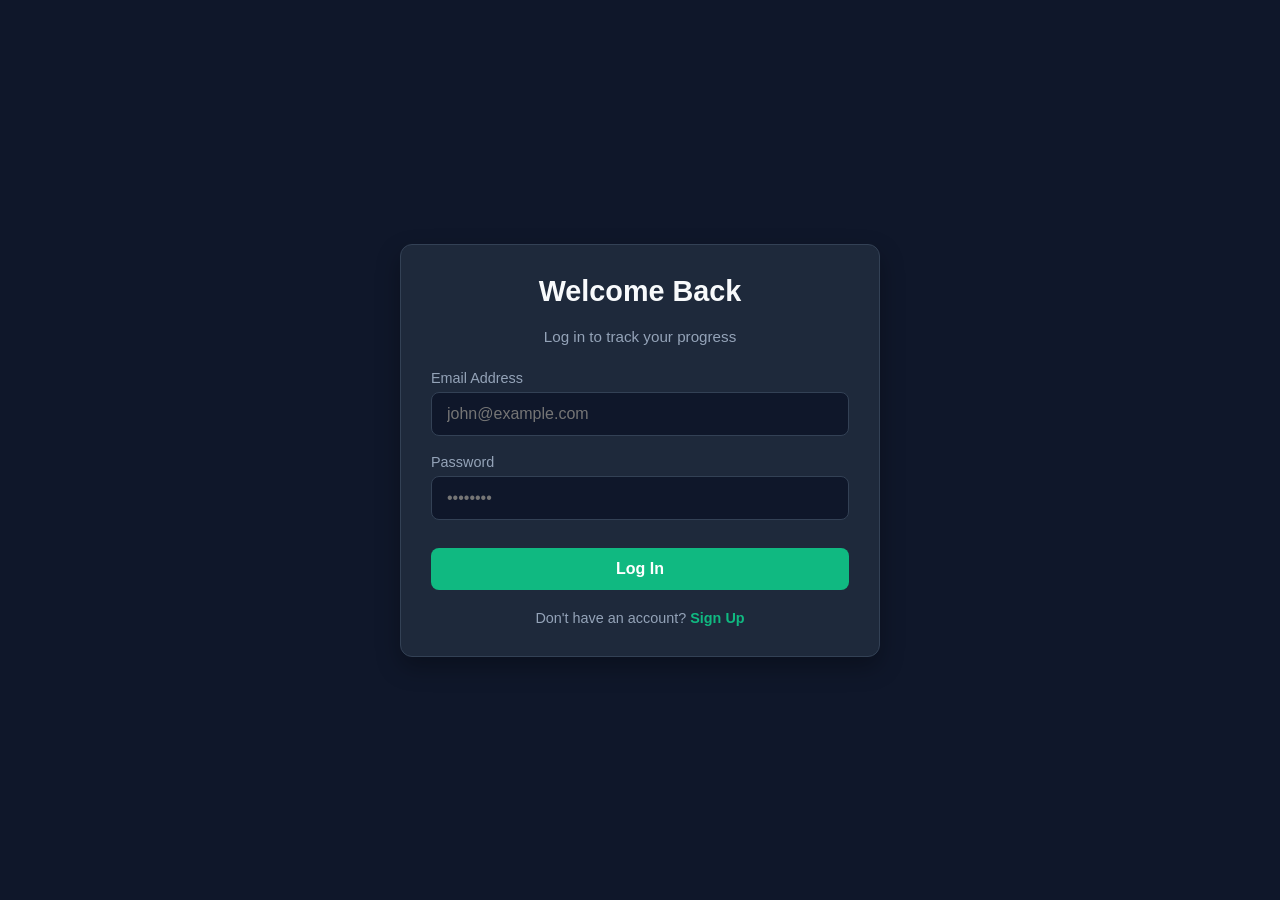
<file: index.html>
<!DOCTYPE html>
<html lang="en">
<head>
    <meta charset="UTF-8">
    <meta name="viewport" content="width=device-width, initial-scale=1.0">
    <title>FitPulse - Redirecting...</title>
</head>
<body>
    <script>
        // Check session and route appropriately
        const activeUser = localStorage.getItem('fitpulse_active_user');
        if (activeUser) {
            let users = JSON.parse(localStorage.getItem('fitpulse_users')) || [];
            const user = users.find(u => u.email === activeUser);
            if (user && user.weight && user.height && user.goal) {
                window.location.href = 'dashboard.html';
            } else {
                window.location.href = 'setup.html';
            }
        } else {
            window.location.href = 'login.html';
        }
    </script>
</body>
</html>
</file>
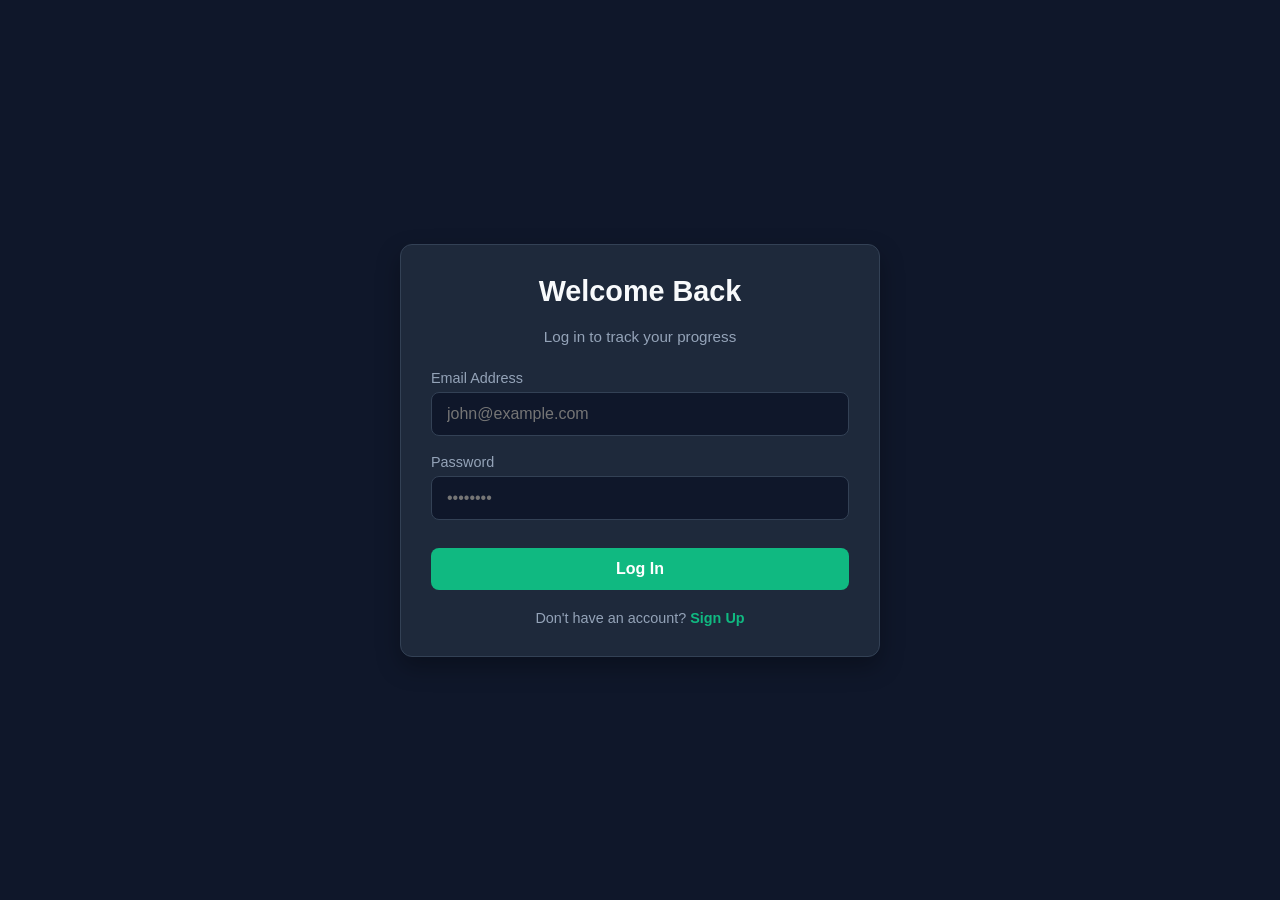
<file: dashboard.html>
<!DOCTYPE html>
<html lang="en">
<head>
    <meta charset="UTF-8">
    <meta name="viewport" content="width=device-width, initial-scale=1.0">
    <title>FitPulse - Dashboard</title>
    <link rel="stylesheet" href="style.css">
</head>
<body>
    <div class="container dashboard-container">
        <div class="dashboard-header">
            <h2 id="welcome-msg" style="margin: 0; text-align: left;">Hello, User</h2>
            <button id="logout-btn" class="logout-btn">Log Out</button>
        </div>

        <div class="stats-grid">
            <div class="stat-card">
                <h3>Weight</h3>
                <div class="value" id="dash-weight">--</div>
            </div>
            <div class="stat-card">
                <h3>Height</h3>
                <div class="value" id="dash-height">--</div>
            </div>
            <div class="stat-card">
                <h3>BMI Score</h3>
                <div class="value" id="dash-bmi">--</div>
                <div id="bmi-status" class="bmi-badge">--</div>
            </div>
        </div>

        <div class="goal-box">
            <h3>Your Fitness Goal</h3>
            <p id="dash-goal" style="color: var::(--text-muted); color: var(--text-muted);">--</p>
        </div>
    </div>
    <script src="app.js"></script>
    <script>initDashboard();</script>
</body>
</html>
</file>
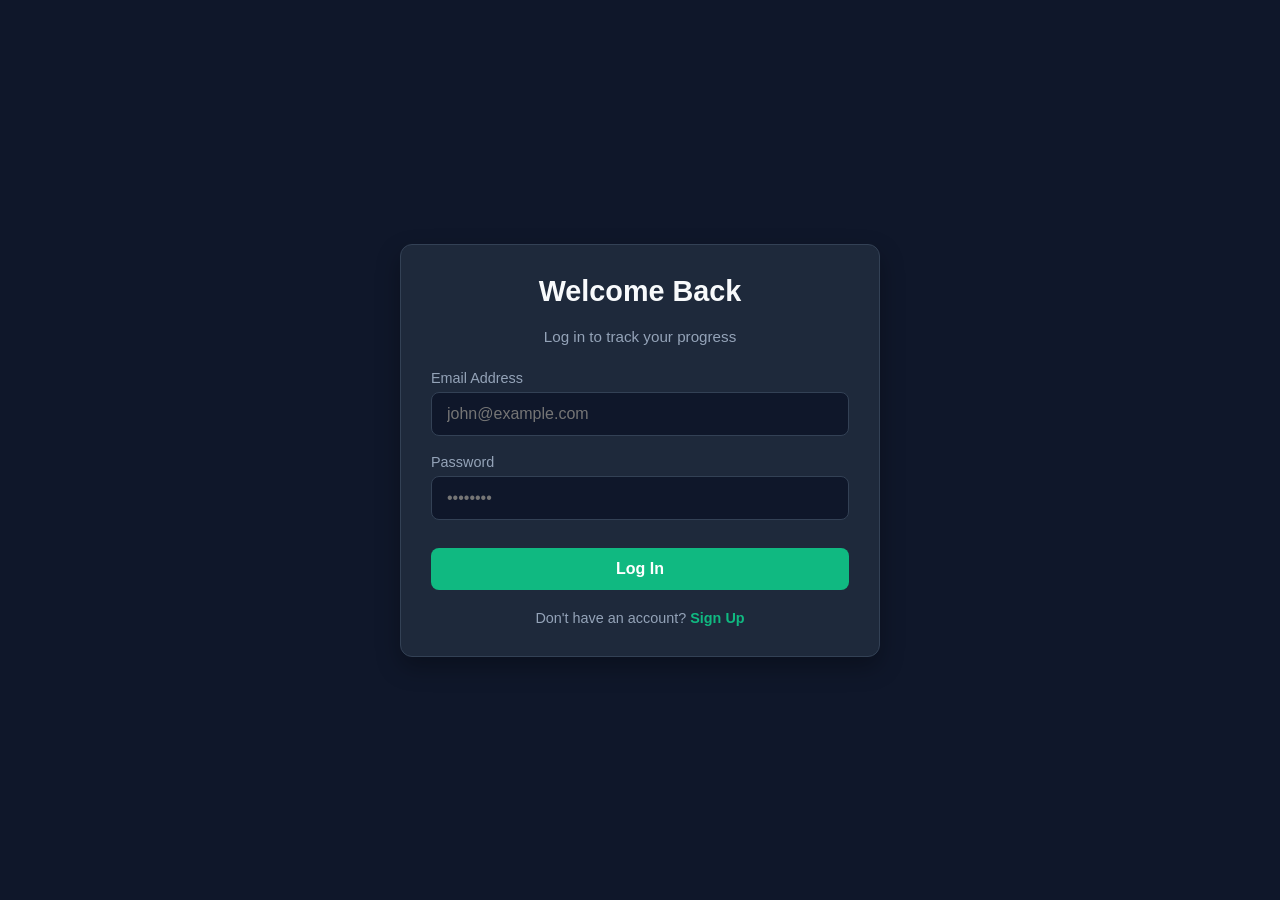
<file: login.html>
<!DOCTYPE html>
<html lang="en">
<head>
    <meta charset="UTF-8">
    <meta name="viewport" content="width=device-width, initial-scale=1.0">
    <title>FitPulse - Log In</title>
    <link rel="stylesheet" href="style.css">
</head>
<body>
    <div class="container">
        <h2>Welcome Back</h2>
        <p class="subtitle">Log in to track your progress</p>
        <form id="login-form">
            <div class="form-group">
                <label for="login-email">Email Address</label>
                <input type="email" id="login-email" required placeholder="john@example.com">
            </div>
            <div class="form-group">
                <label for="login-password">Password</label>
                <input type="password" id="login-password" required placeholder="••••••••">
            </div>
            <span id="login-error" class="error-msg"></span>
            <button type="submit">Log In</button>
        </form>
        <div class="switch-text">
            Don't have an account? <a href="signup.html">Sign Up</a>
        </div>
    </div>
    <script src="app.js"></script>
    <script>initLogin();</script>
</body>
</html>
</file>
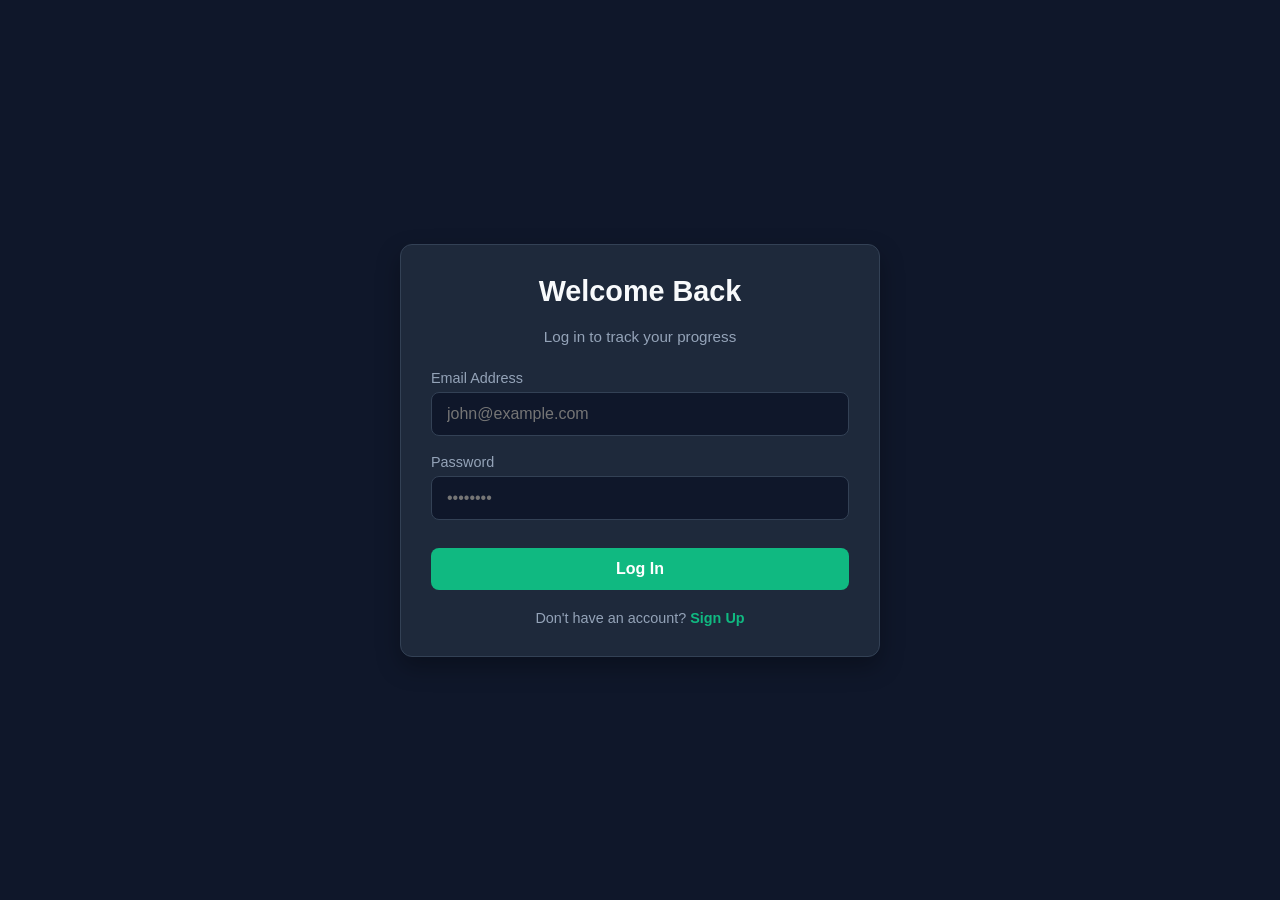
<file: setup.html>
<!DOCTYPE html>
<html lang="en">
<head>
    <meta charset="UTF-8">
    <meta name="viewport" content="width=device-width, initial-scale=1.0">
    <title>FitPulse - Fitness Setup</title>
    <link rel="stylesheet" href="style.css">
</head>
<body>
    <div class="container">
        <h2>Fitness Setup</h2>
        <p class="subtitle">Please provide your current stats to continue</p>
        <form id="metrics-form">
            <div class="form-group">
                <label for="weight">Weight (kg)</label>
                <input type="number" step="0.1" id="weight" required placeholder="70">
            </div>
            <div class="form-group">
                <label for="height">Height (cm)</label>
                <input type="number" step="0.1" id="height" required placeholder="175">
            </div>
            <div class="form-group">
                <label for="goal">Primary Fitness Goal</label>
                <select id="goal" required>
                    <option value="">Select a goal</option>
                    <option value="Weight Loss">Weight Loss</option>
                    <option value="Muscle Gain">Muscle Gain</option>
                    <option value="Endurance">Improve Endurance</option>
                    <option value="General Fitness">General Fitness & Health</option>
                </select>
            </div>
            <button type="submit">Calculate & Continue</button>
        </form>
    </div>
    <script src="app.js"></script>
    <script>initSetup();</script>
</body>
</html>
</file>
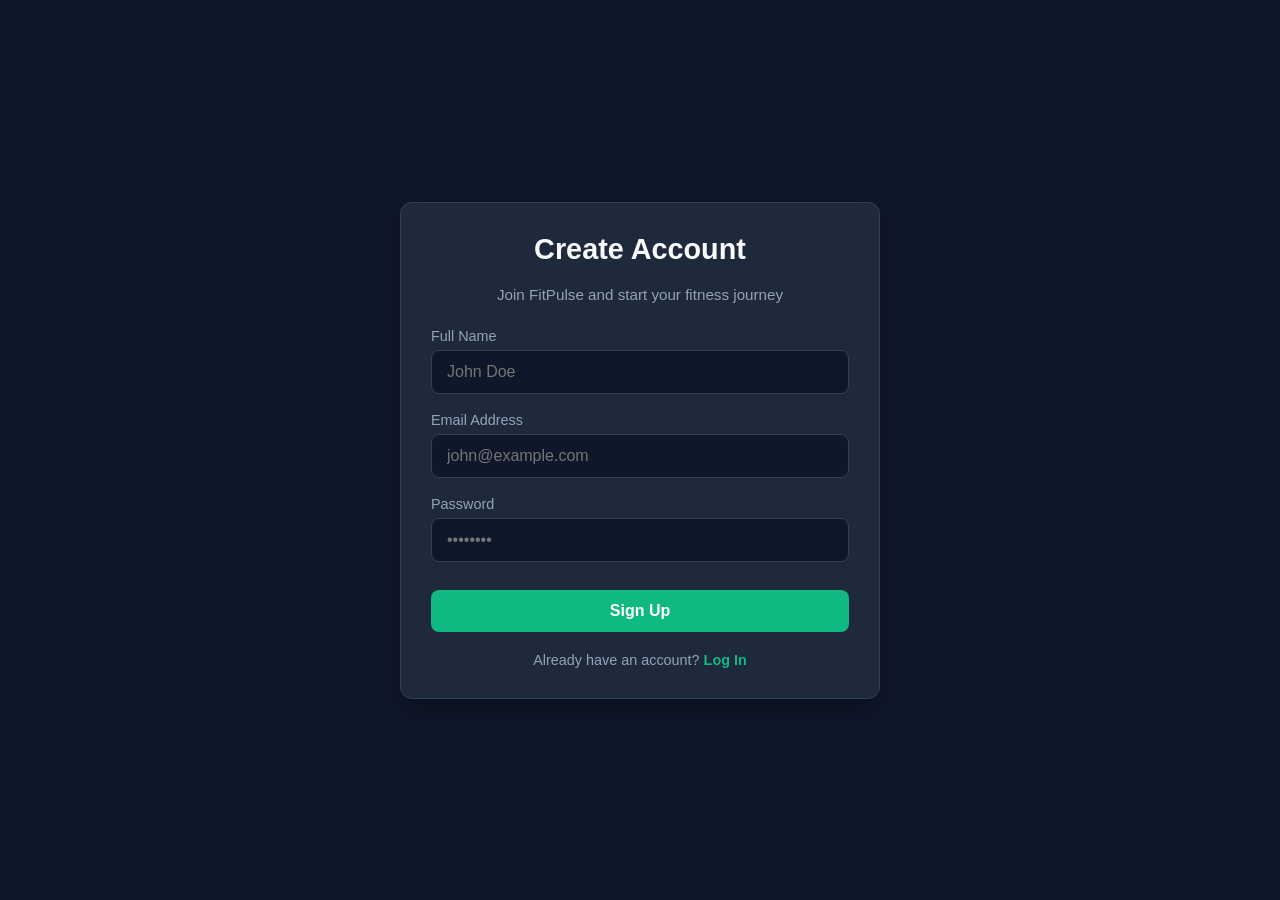
<file: signup.html>
<!DOCTYPE html>
<html lang="en">
<head>
    <meta charset="UTF-8">
    <meta name="viewport" content="width=device-width, initial-scale=1.0">
    <title>FitPulse - Sign Up</title>
    <link rel="stylesheet" href="style.css">
</head>
<body>
    <div class="container">
        <h2>Create Account</h2>
        <p class="subtitle">Join FitPulse and start your fitness journey</p>
        <form id="signup-form">
            <div class="form-group">
                <label for="signup-name">Full Name</label>
                <input type="text" id="signup-name" required placeholder="John Doe">
            </div>
            <div class="form-group">
                <label for="signup-email">Email Address</label>
                <input type="email" id="signup-email" required placeholder="john@example.com">
            </div>
            <div class="form-group">
                <label for="signup-password">Password</label>
                <input type="password" id="signup-password" required placeholder="••••••••">
            </div>
            <span id="signup-error" class="error-msg"></span>
            <button type="submit">Sign Up</button>
        </form>
        <div class="switch-text">
            Already have an account? <a href="login.html">Log In</a>
        </div>
    </div>
    <script src="app.js"></script>
    <script>initSignup();</script>
</body>
</html>
</file>
<file: style.css>
:root {
    --primary: #10b981;
    --primary-dark: #059669;
    --bg-color: #0f172a;
    --card-bg: #1e293b;
    --text-main: #f8fafc;
    --text-muted: #94a3b8;
    --border: #334155;
    --error: #ef4444;
}

* {
    box-sizing: border-box;
    margin: 0;
    padding: 0;
    font-family: 'Segoe UI', Tahoma, Geneva, Verdana, sans-serif;
}

body {
    background-color: var(--bg-color);
    color: var(--text-main);
    min-height: 100vh;
    display: flex;
    justify-content: center;
    align-items: center;
    padding: 20px;
}

.container {
    width: 100%;
    max-width: 480px;
    background: var(--card-bg);
    border: 1px solid var(--border);
    border-radius: 12px;
    padding: 30px;
    box-shadow: 0 10px 25px rgba(0, 0, 0, 0.3);
}

h2 {
    margin-bottom: 20px;
    font-size: 1.8rem;
    color: var(--text-main);
    text-align: center;
}

p.subtitle {
    text-align: center;
    color: var(--text-muted);
    margin-bottom: 25px;
    font-size: 0.95rem;
}

.form-group {
    margin-bottom: 18px;
}

label {
    display: block;
    margin-bottom: 6px;
    font-size: 0.9rem;
    color: var(--text-muted);
}

input, select {
    width: 100%;
    padding: 12px 15px;
    background: var(--bg-color);
    border: 1px solid var(--border);
    border-radius: 8px;
    color: var(--text-main);
    font-size: 1rem;
    outline: none;
    transition: border-color 0.2s;
}

input:focus, select:focus {
    border-color: var(--primary);
}

button {
    width: 100%;
    padding: 12px;
    background: var(--primary);
    color: white;
    border: none;
    border-radius: 8px;
    font-size: 1rem;
    font-weight: 600;
    cursor: pointer;
    transition: background 0.2s;
    margin-top: 10px;
}

button:hover {
    background: var(--primary-dark);
}

.switch-text {
    text-align: center;
    margin-top: 20px;
    font-size: 0.9rem;
    color: var(--text-muted);
}

.switch-text a {
    color: var(--primary);
    text-decoration: none;
    font-weight: 600;
}

.switch-text a:hover {
    text-decoration: underline;
}

.error-msg {
    color: var(--error);
    font-size: 0.85rem;
    margin-top: 5px;
    display: block;
}

/* Dashboard specific */
.dashboard-container {
    max-width: 800px;
}

.dashboard-header {
    display: flex;
    justify-content: space-between;
    align-items: center;
    margin-bottom: 25px;
    border-bottom: 1px solid var(--border);
    padding-bottom: 15px;
}

.logout-btn {
    background: var(--error);
    width: auto;
    padding: 8px 16px;
    margin: 0;
    font-size: 0.9rem;
}

.logout-btn:hover {
    background: #dc2626;
}

.stats-grid {
    display: grid;
    grid-template-columns: repeat(auto-fit, minmax(200px, 1fr));
    gap: 15px;
    margin-bottom: 25px;
}

.stat-card {
    background: var(--bg-color);
    border: 1px solid var(--border);
    padding: 20px;
    border-radius: 8px;
    text-align: center;
}

.stat-card h3 {
    font-size: 0.9rem;
    color: var(--text-muted);
    margin-bottom: 8px;
}

.stat-card .value {
    font-size: 1.5rem;
    font-weight: bold;
    color: var(--primary);
}

.bmi-badge {
    display: inline-block;
    padding: 4px 10px;
    border-radius: 4px;
    font-size: 0.8rem;
    font-weight: bold;
    margin-top: 5px;
}

.goal-box {
    background: var(--bg-color);
    border: 1px solid var(--border);
    padding: 20px;
    border-radius: 8px;
}

.goal-box h3 {
    margin-bottom: 10px;
    font-size: 1.1rem;
}
</file>
